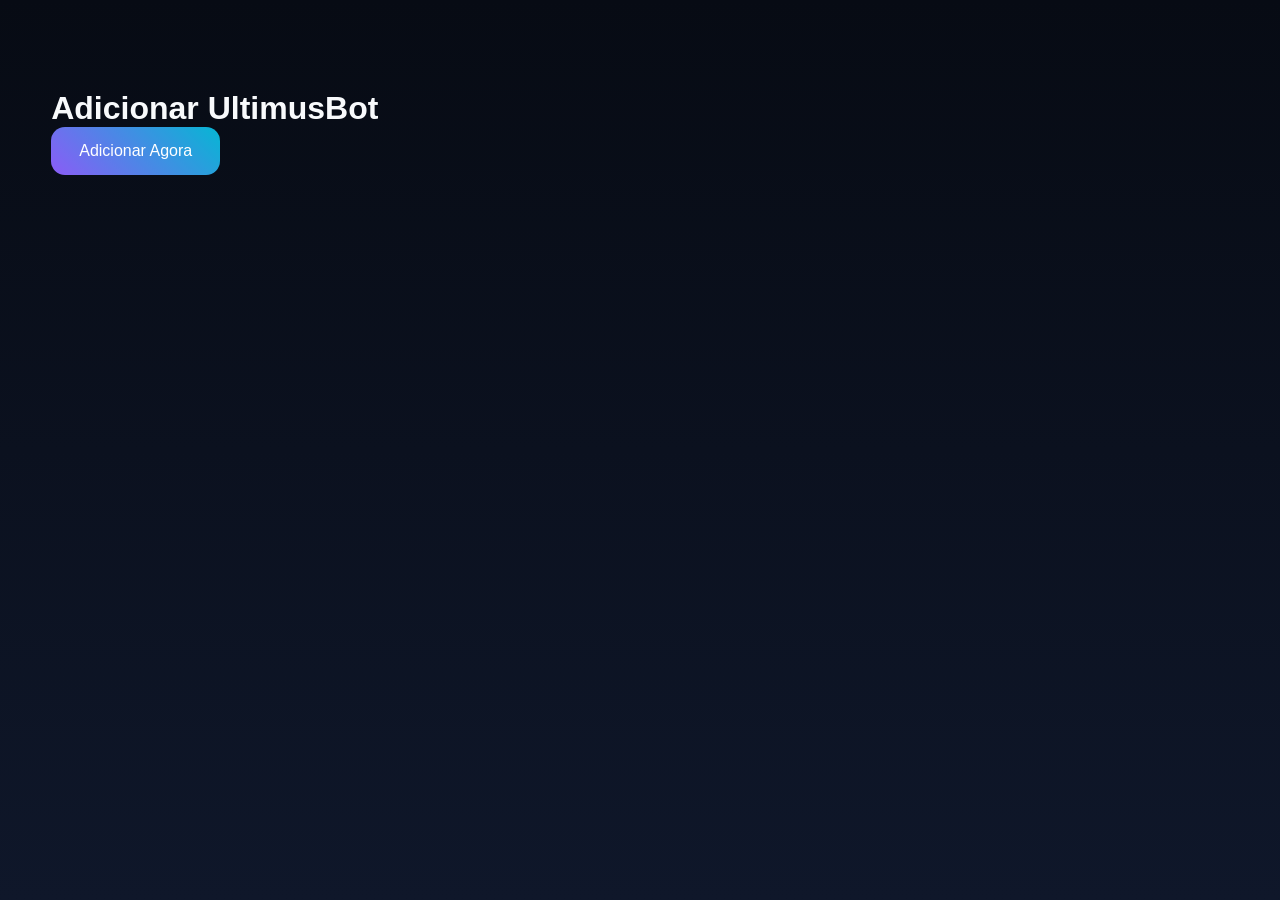
<file: add.html>
<html><head><link rel='stylesheet' href='style.css'></head><body><div class='container'><h1>Adicionar UltimusBot</h1><a class='btn' href='https://discord.com/oauth2/authorize?client_id=1516491574044004474&permissions=8&integration_type=0&scope=bot'>Adicionar Agora</a></div></body></html>
</file>
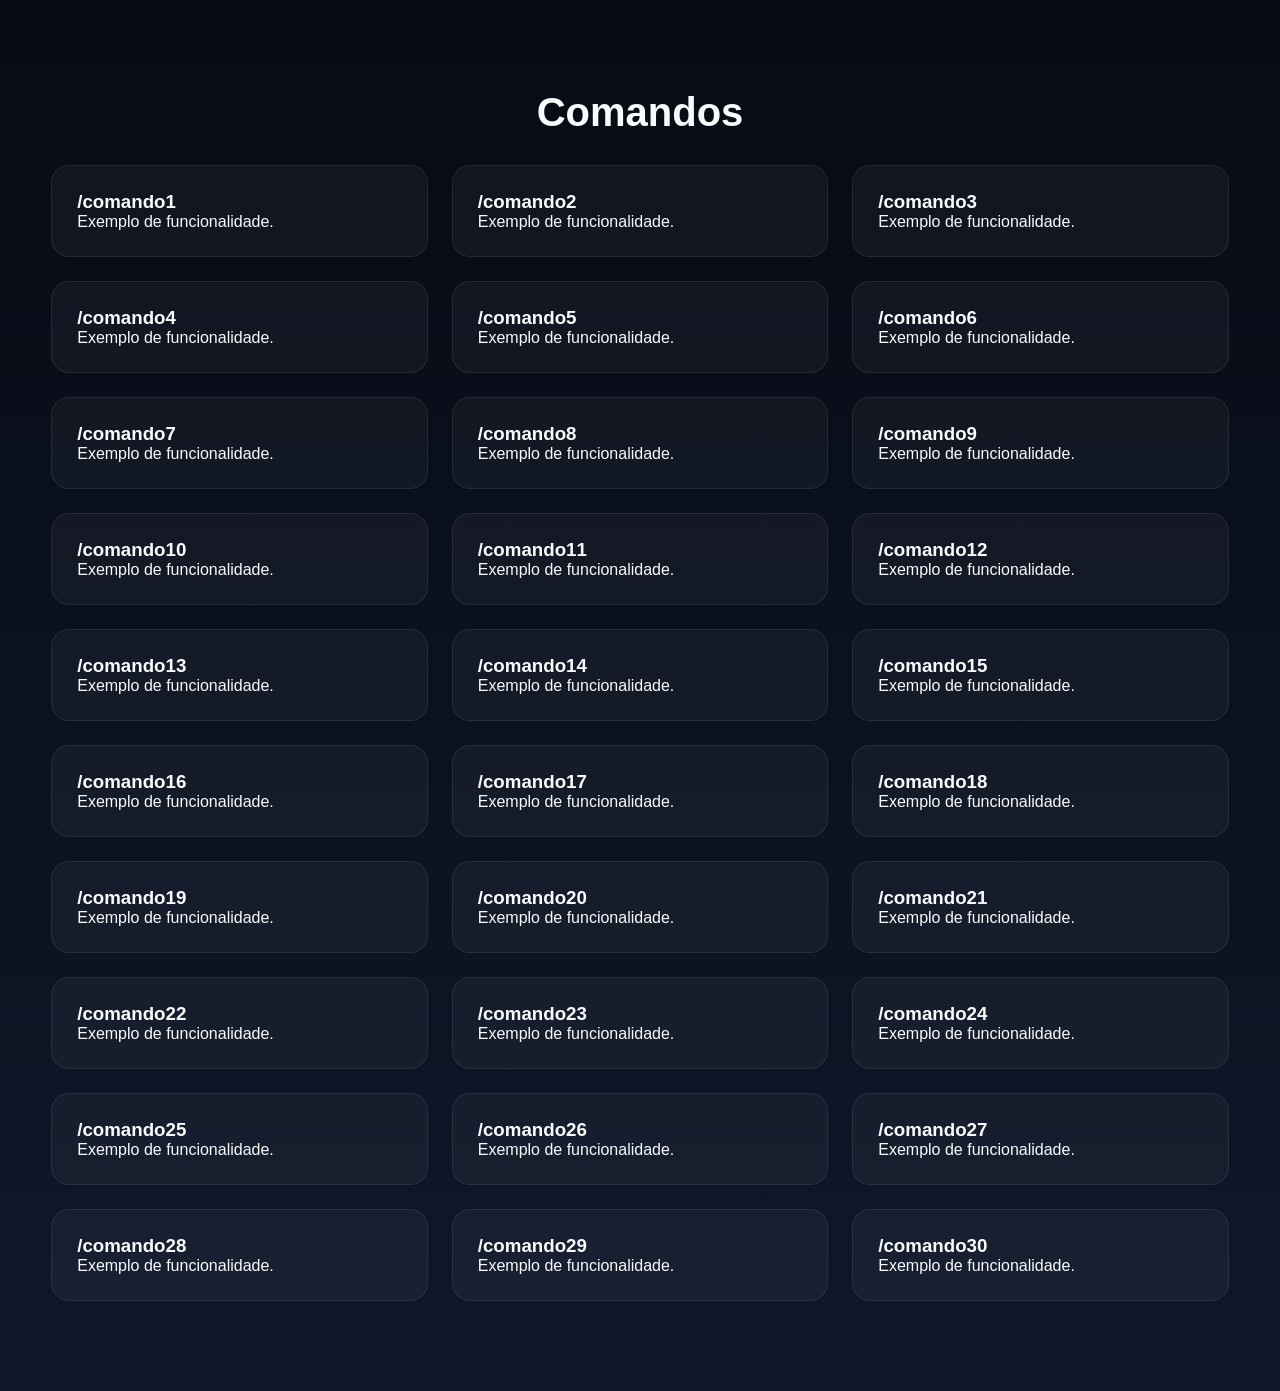
<file: commands.html>
<html><head><link rel='stylesheet' href='style.css'></head><body><div class='container'><h1 class='section-title'>Comandos</h1><div class='grid'><div class='card'><h3>/comando1</h3><p>Exemplo de funcionalidade.</p></div><div class='card'><h3>/comando2</h3><p>Exemplo de funcionalidade.</p></div><div class='card'><h3>/comando3</h3><p>Exemplo de funcionalidade.</p></div><div class='card'><h3>/comando4</h3><p>Exemplo de funcionalidade.</p></div><div class='card'><h3>/comando5</h3><p>Exemplo de funcionalidade.</p></div><div class='card'><h3>/comando6</h3><p>Exemplo de funcionalidade.</p></div><div class='card'><h3>/comando7</h3><p>Exemplo de funcionalidade.</p></div><div class='card'><h3>/comando8</h3><p>Exemplo de funcionalidade.</p></div><div class='card'><h3>/comando9</h3><p>Exemplo de funcionalidade.</p></div><div class='card'><h3>/comando10</h3><p>Exemplo de funcionalidade.</p></div><div class='card'><h3>/comando11</h3><p>Exemplo de funcionalidade.</p></div><div class='card'><h3>/comando12</h3><p>Exemplo de funcionalidade.</p></div><div class='card'><h3>/comando13</h3><p>Exemplo de funcionalidade.</p></div><div class='card'><h3>/comando14</h3><p>Exemplo de funcionalidade.</p></div><div class='card'><h3>/comando15</h3><p>Exemplo de funcionalidade.</p></div><div class='card'><h3>/comando16</h3><p>Exemplo de funcionalidade.</p></div><div class='card'><h3>/comando17</h3><p>Exemplo de funcionalidade.</p></div><div class='card'><h3>/comando18</h3><p>Exemplo de funcionalidade.</p></div><div class='card'><h3>/comando19</h3><p>Exemplo de funcionalidade.</p></div><div class='card'><h3>/comando20</h3><p>Exemplo de funcionalidade.</p></div><div class='card'><h3>/comando21</h3><p>Exemplo de funcionalidade.</p></div><div class='card'><h3>/comando22</h3><p>Exemplo de funcionalidade.</p></div><div class='card'><h3>/comando23</h3><p>Exemplo de funcionalidade.</p></div><div class='card'><h3>/comando24</h3><p>Exemplo de funcionalidade.</p></div><div class='card'><h3>/comando25</h3><p>Exemplo de funcionalidade.</p></div><div class='card'><h3>/comando26</h3><p>Exemplo de funcionalidade.</p></div><div class='card'><h3>/comando27</h3><p>Exemplo de funcionalidade.</p></div><div class='card'><h3>/comando28</h3><p>Exemplo de funcionalidade.</p></div><div class='card'><h3>/comando29</h3><p>Exemplo de funcionalidade.</p></div><div class='card'><h3>/comando30</h3><p>Exemplo de funcionalidade.</p></div></div></div></body></html>
</file>
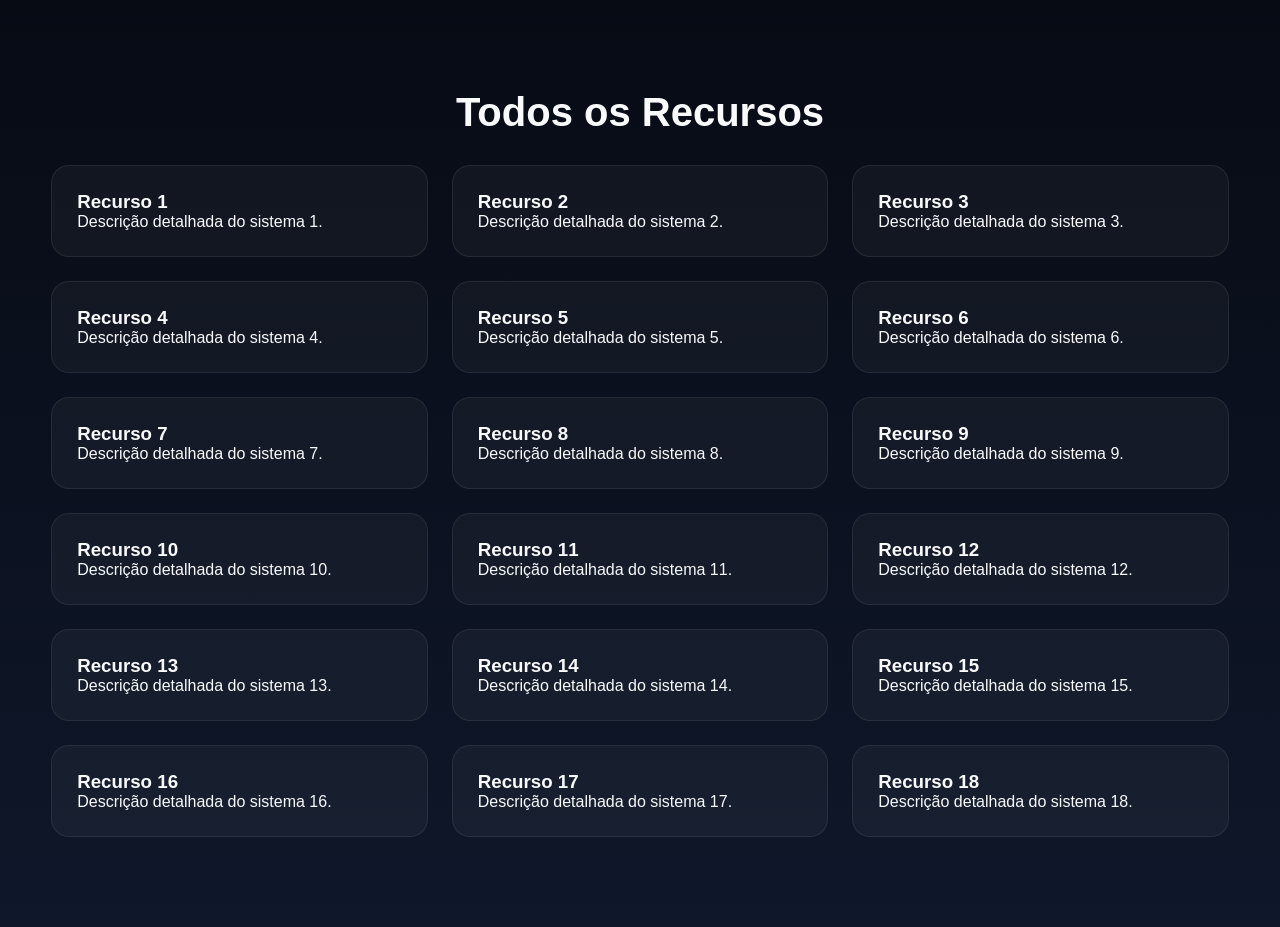
<file: features.html>
<html><head><link rel='stylesheet' href='style.css'></head><body><div class='container'><h1 class='section-title'>Todos os Recursos</h1><div class='grid'><div class='card'><h3>Recurso 1</h3><p>Descrição detalhada do sistema 1.</p></div><div class='card'><h3>Recurso 2</h3><p>Descrição detalhada do sistema 2.</p></div><div class='card'><h3>Recurso 3</h3><p>Descrição detalhada do sistema 3.</p></div><div class='card'><h3>Recurso 4</h3><p>Descrição detalhada do sistema 4.</p></div><div class='card'><h3>Recurso 5</h3><p>Descrição detalhada do sistema 5.</p></div><div class='card'><h3>Recurso 6</h3><p>Descrição detalhada do sistema 6.</p></div><div class='card'><h3>Recurso 7</h3><p>Descrição detalhada do sistema 7.</p></div><div class='card'><h3>Recurso 8</h3><p>Descrição detalhada do sistema 8.</p></div><div class='card'><h3>Recurso 9</h3><p>Descrição detalhada do sistema 9.</p></div><div class='card'><h3>Recurso 10</h3><p>Descrição detalhada do sistema 10.</p></div><div class='card'><h3>Recurso 11</h3><p>Descrição detalhada do sistema 11.</p></div><div class='card'><h3>Recurso 12</h3><p>Descrição detalhada do sistema 12.</p></div><div class='card'><h3>Recurso 13</h3><p>Descrição detalhada do sistema 13.</p></div><div class='card'><h3>Recurso 14</h3><p>Descrição detalhada do sistema 14.</p></div><div class='card'><h3>Recurso 15</h3><p>Descrição detalhada do sistema 15.</p></div><div class='card'><h3>Recurso 16</h3><p>Descrição detalhada do sistema 16.</p></div><div class='card'><h3>Recurso 17</h3><p>Descrição detalhada do sistema 17.</p></div><div class='card'><h3>Recurso 18</h3><p>Descrição detalhada do sistema 18.</p></div></div></div></body></html>
</file>
<file: style.css>
:root{
--bg:#070b14;--bg2:#0f172a;--card:#111827;--text:#f8fafc;
--primary:#8b5cf6;--secondary:#06b6d4
}
*{margin:0;padding:0;box-sizing:border-box}
body{font-family:Inter,Segoe UI,sans-serif;background:linear-gradient(180deg,var(--bg),var(--bg2));color:var(--text)}
nav{position:sticky;top:0;display:flex;justify-content:space-between;padding:18px 8%;background:rgba(0,0,0,.5);backdrop-filter:blur(12px)}
nav a{color:white;text-decoration:none;margin-left:16px}
.hero{min-height:100vh;display:flex;align-items:center;justify-content:center;text-align:center;background:linear-gradient(rgba(0,0,0,.65),rgba(0,0,0,.85)),url('../assets/hero.jpg') center/cover}
.hero h1{font-size:5rem}
.hero p{max-width:800px;margin:20px auto}
.btn{display:inline-block;padding:15px 28px;border-radius:14px;background:linear-gradient(45deg,var(--primary),var(--secondary));color:#fff;text-decoration:none}
.container{width:min(1200px,92%);margin:auto;padding:90px 0}
.grid{display:grid;grid-template-columns:repeat(auto-fit,minmax(280px,1fr));gap:24px}
.card{background:rgba(255,255,255,.04);border:1px solid rgba(255,255,255,.08);padding:25px;border-radius:18px}
.section-title{font-size:2.5rem;margin-bottom:30px;text-align:center}
footer{text-align:center;padding:40px}
</file>
